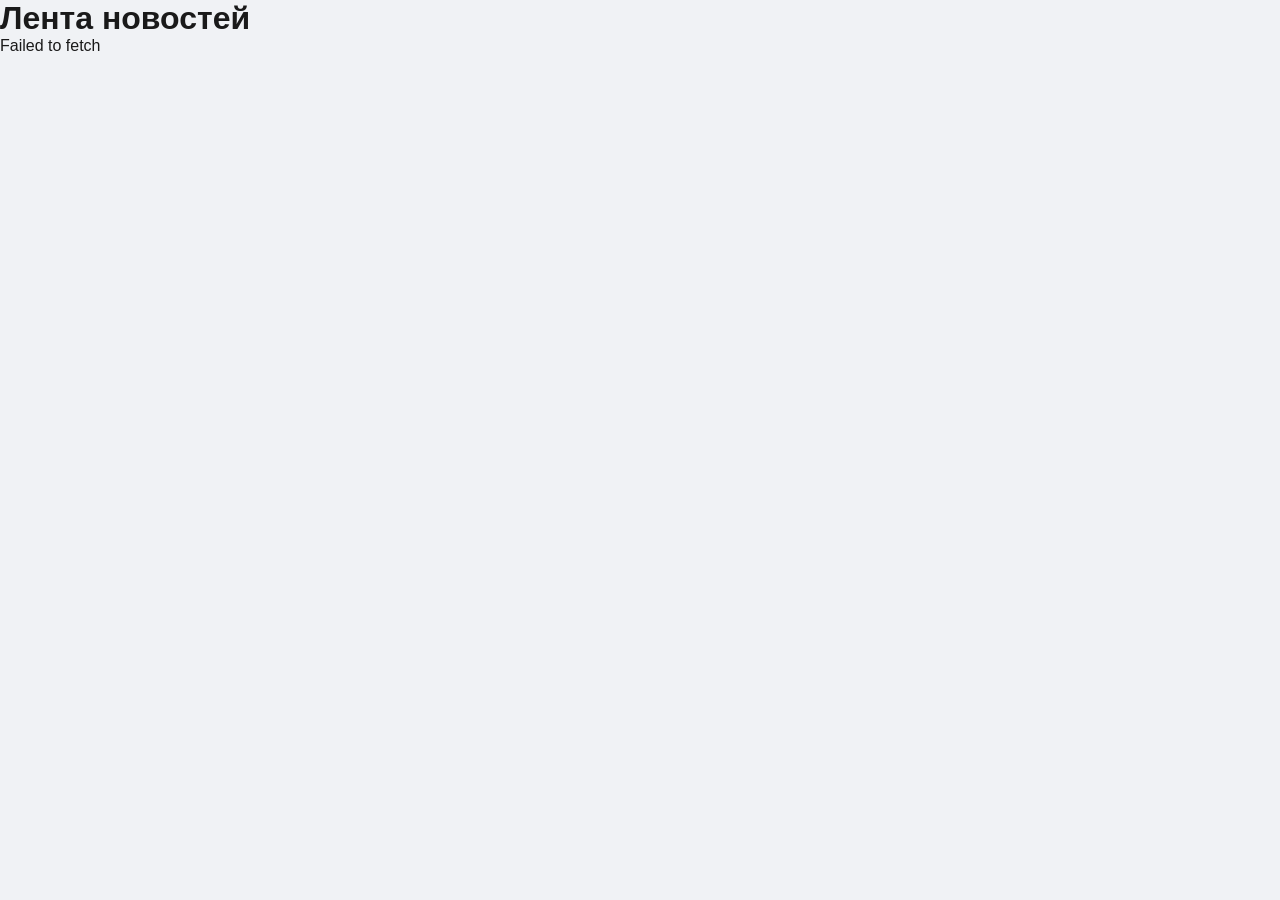
<file: index.html>
<!DOCTYPE html>
<html lang="ru">
<head>
  <meta charset="UTF-8" />
  <meta name="viewport" content="width=device-width, initial-scale=1.0" />
  <title>Лента новостей</title>
  <link rel="stylesheet" href="src/styles.css" />
</head>
<body>
  <header>
    <div class="header-inner">
      <h1>Лента новостей</h1>
    </div>
  </header>

  <main class="container">
    <div id="loader" class="loader">Загрузка...</div>
    <div id="error-msg" class="error hidden"></div>
    <div id="posts-list" class="posts-grid hidden"></div>
    <div id="pagination" class="pagination hidden"></div>
  </main>

  <script src="src/index.js"></script>
</body>
</html>
</file>
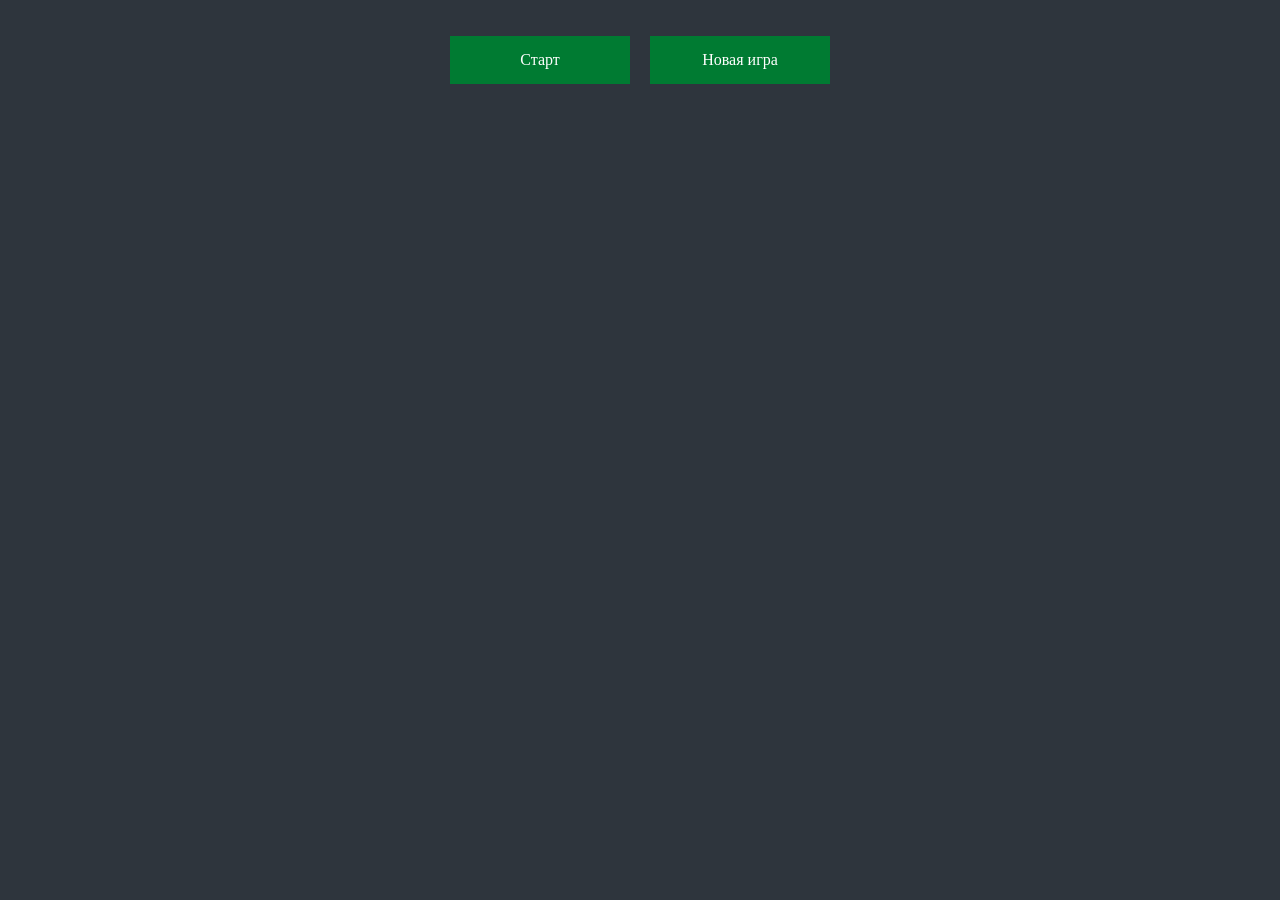
<file: src/index.html>
<!doctype html>
<html lang="ru">
  <head>
      <meta charset="UTF-8">
      <meta name="viewport"
            content="width=device-width, user-scalable=no, initial-scale=1.0, maximum-scale=1.0, minimum-scale=1.0">
      <meta http-equiv="X-UA-Compatible" content="ie=edge">
      <title>Document</title>
      <link rel="stylesheet" href="style/index.css">
  </head>
  <body>
      <main>
          <div id="game-wrap">
            <table id="game"></table>
          </div>
          <div id="menu">
            <div id="playButton" class="menuButton">Старт</div>
            <div id="newGameButton" class="menuButton">Новая игра</div>
          </div>
      </main>

      <script src="./index.js"></script>
  </body>
</html>
</file>
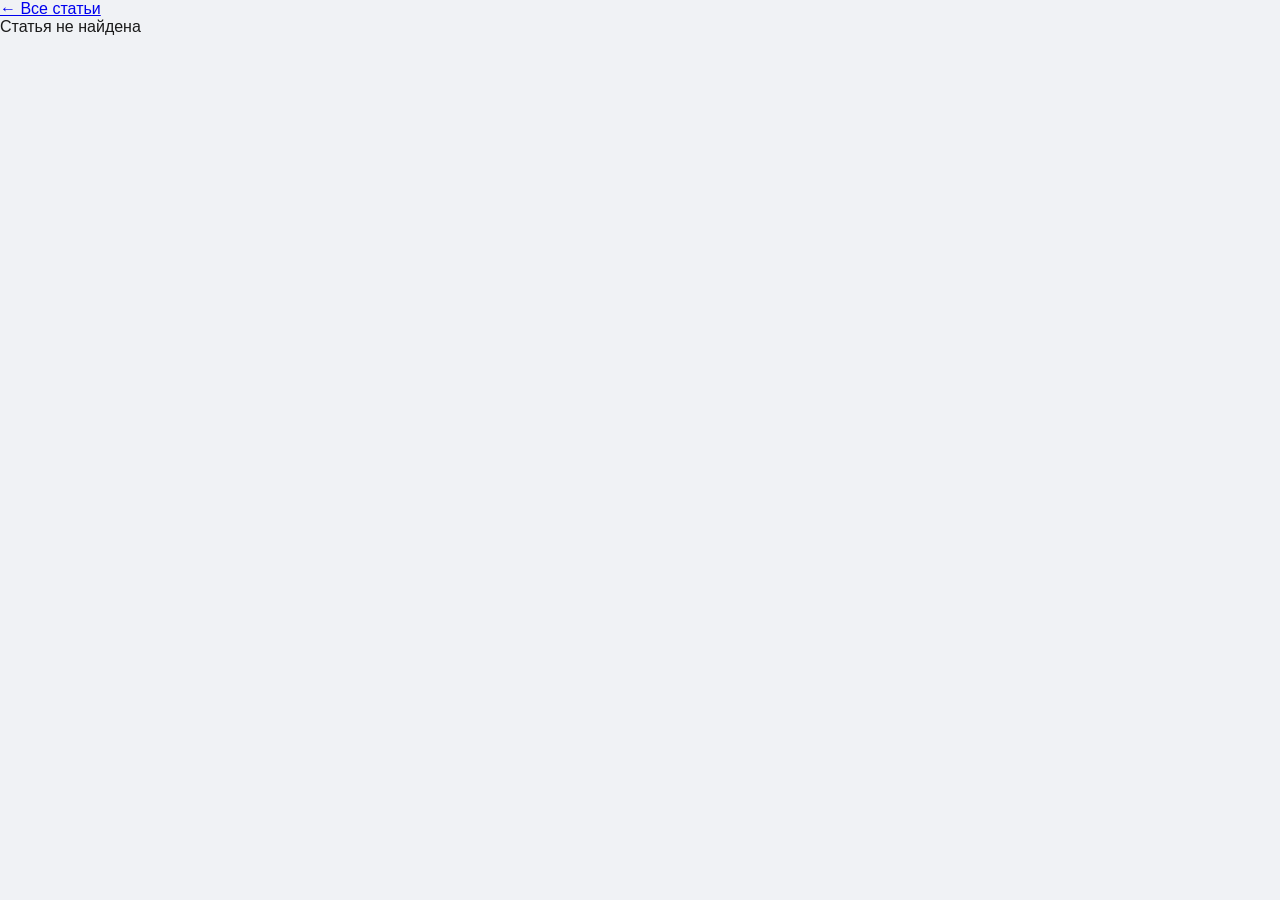
<file: article.html>
<!DOCTYPE html>
<html lang="ru">
<head>
  <meta charset="UTF-8" />
  <meta name="viewport" content="width=device-width, initial-scale=1.0" />
  <title>Статья</title>
  <link rel="stylesheet" href="src/styles.css" />
</head>
<body>
  <header>
    <div class="header-inner">
      <a href="index.html" class="back-link">&#8592; Все статьи</a>
    </div>
  </header>

  <main class="container article-container">
    <div id="loader" class="loader">Загрузка...</div>
    <div id="error-msg" class="error hidden"></div>
    <div id="article-content" class="hidden"></div>
    <div id="comments-section" class="hidden"></div>
  </main>

  <script src="src/article.js"></script>
</body>
</html>
</file>
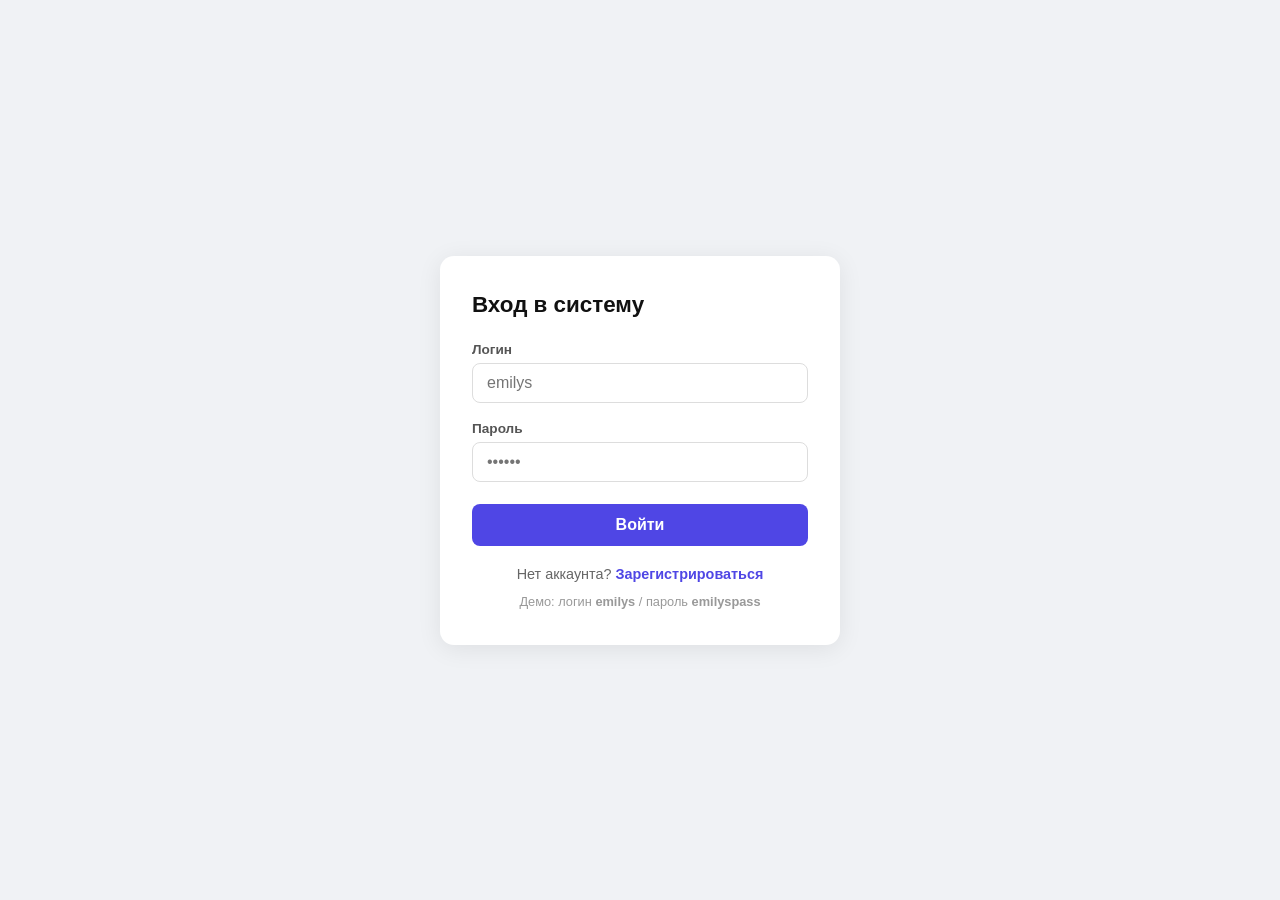
<file: login.html>
<!DOCTYPE html>
<html lang="ru">
<head>
  <meta charset="UTF-8" />
  <meta name="viewport" content="width=device-width, initial-scale=1.0" />
  <title>Вход</title>
  <link rel="stylesheet" href="src/styles.css" />
</head>
<body class="auth-page">
  <div class="auth-card">
    <h1>Вход в систему</h1>

    <form id="login-form" novalidate>
      <div class="field">
        <label for="username">Логин</label>
        <input id="username" type="text" placeholder="emilys" autocomplete="username" />
        <span class="field-error" id="err-username"></span>
      </div>
      <div class="field">
        <label for="password">Пароль</label>
        <input id="password" type="password" placeholder="••••••" autocomplete="current-password" />
        <span class="field-error" id="err-password"></span>
      </div>
      <div class="form-error hidden" id="form-error"></div>
      <button type="submit" id="submit-btn">Войти</button>
    </form>

    <p class="auth-link">Нет аккаунта? <a href="register.html">Зарегистрироваться</a></p>
    <p class="hint">Демо: логин <strong>emilys</strong> / пароль <strong>emilyspass</strong></p>
  </div>

  <script type="module" src="src/pages/login.js"></script>
</body>
</html>
</file>
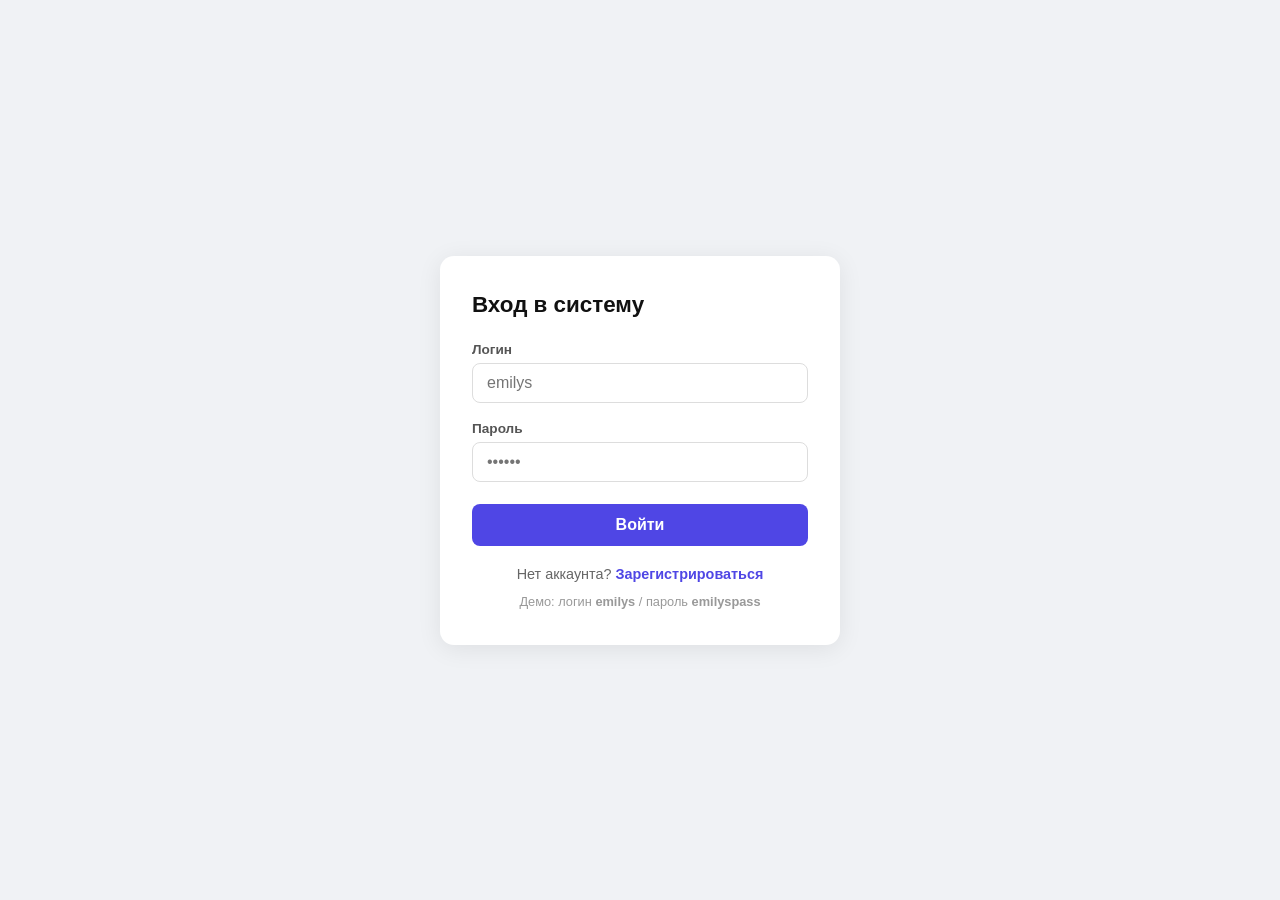
<file: profile.html>
<!DOCTYPE html>
<html lang="ru">
<head>
  <meta charset="UTF-8" />
  <meta name="viewport" content="width=device-width, initial-scale=1.0" />
  <title>Профиль</title>
  <link rel="stylesheet" href="src/styles.css" />
</head>
<body>
  <nav class="navbar">
    <span class="nav-brand">Профиль</span>
    <div class="nav-links">
      <a href="todos.html">Задачи</a>
      <button id="logout-btn" class="btn-link">Выйти</button>
    </div>
  </nav>

  <main class="page-container">
    <div id="loader" class="loader">Загрузка...</div>
    <div id="profile-card" class="profile-card hidden"></div>
  </main>

  <script type="module" src="src/pages/profile.js"></script>
</body>
</html>
</file>
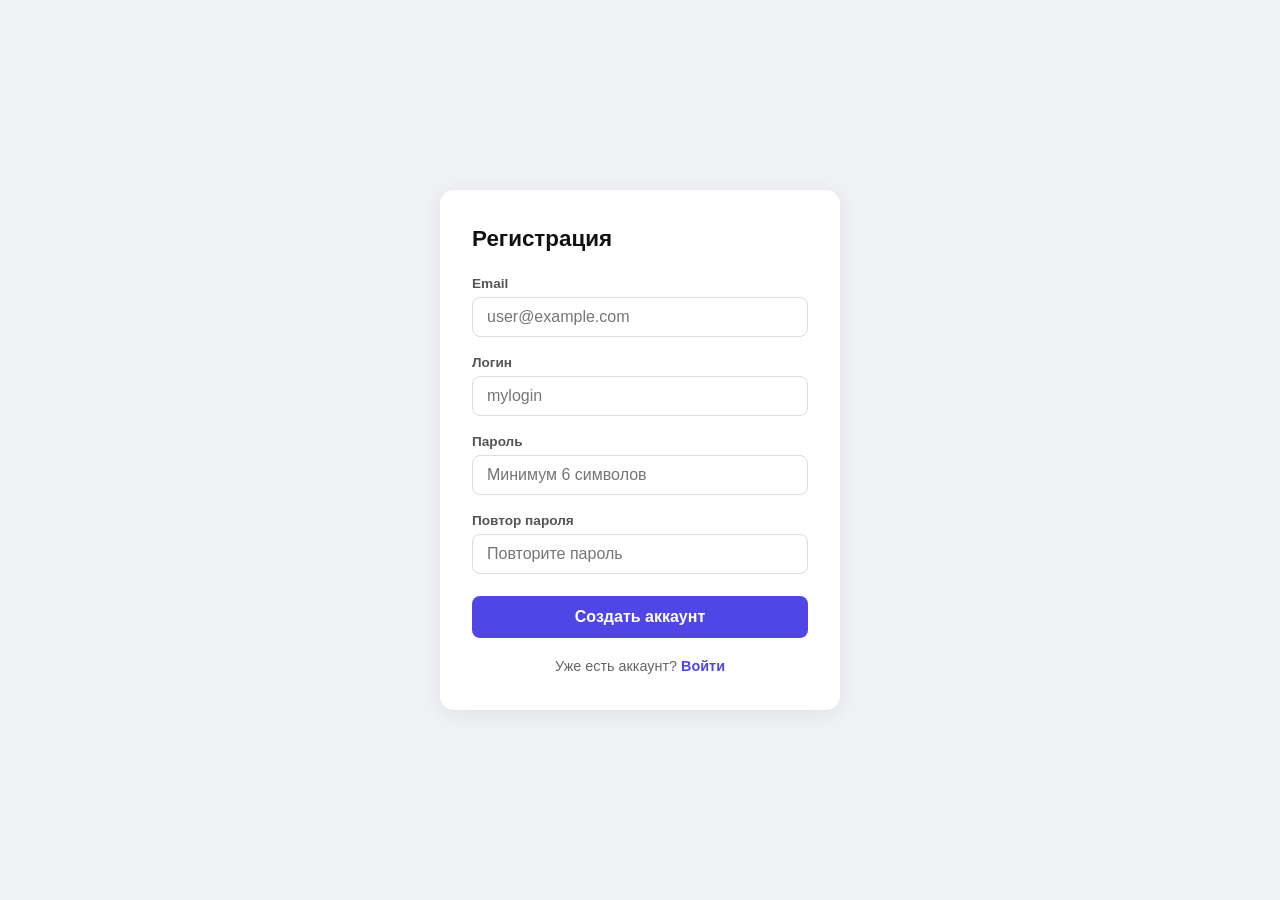
<file: register.html>
<!DOCTYPE html>
<html lang="ru">
<head>
  <meta charset="UTF-8" />
  <meta name="viewport" content="width=device-width, initial-scale=1.0" />
  <title>Регистрация</title>
  <link rel="stylesheet" href="src/styles.css" />
</head>
<body class="auth-page">
  <div class="auth-card">
    <h1>Регистрация</h1>

    <form id="reg-form" novalidate>
      <div class="field">
        <label for="email">Email</label>
        <input id="email" type="email" placeholder="user@example.com" autocomplete="email" />
        <span class="field-error" id="err-email"></span>
      </div>
      <div class="field">
        <label for="username">Логин</label>
        <input id="username" type="text" placeholder="mylogin" autocomplete="username" />
        <span class="field-error" id="err-username"></span>
      </div>
      <div class="field">
        <label for="password">Пароль</label>
        <input id="password" type="password" placeholder="Минимум 6 символов" autocomplete="new-password" />
        <span class="field-error" id="err-password"></span>
      </div>
      <div class="field">
        <label for="confirm">Повтор пароля</label>
        <input id="confirm" type="password" placeholder="Повторите пароль" autocomplete="new-password" />
        <span class="field-error" id="err-confirm"></span>
      </div>
      <div class="form-error hidden" id="form-error"></div>
      <button type="submit" id="submit-btn">Создать аккаунт</button>
    </form>

    <p class="auth-link">Уже есть аккаунт? <a href="login.html">Войти</a></p>
  </div>

  <script type="module" src="src/pages/register.js"></script>
</body>
</html>
</file>
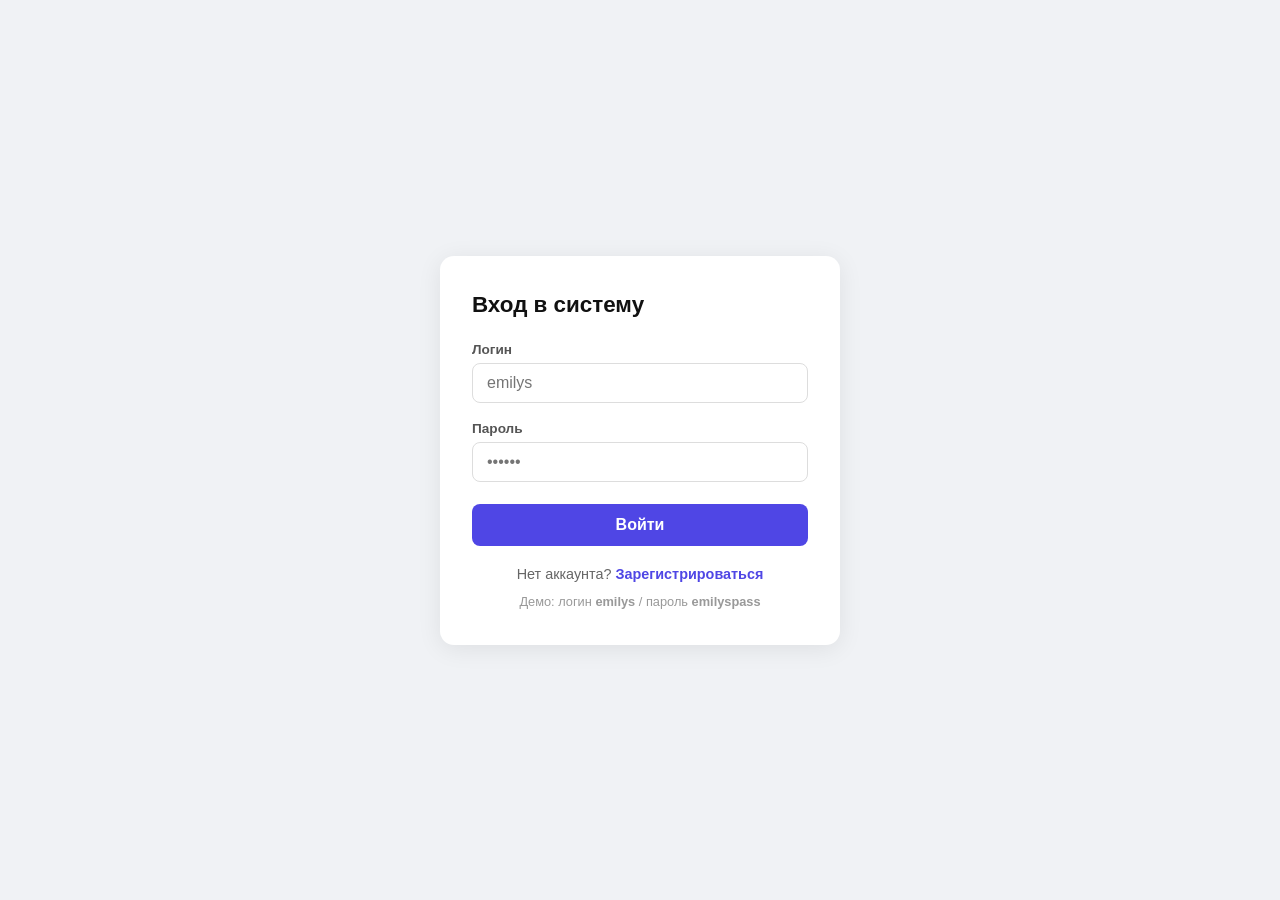
<file: todos.html>
<!DOCTYPE html>
<html lang="ru">
<head>
  <meta charset="UTF-8" />
  <meta name="viewport" content="width=device-width, initial-scale=1.0" />
  <title>Мои задачи</title>
  <link rel="stylesheet" href="src/styles.css" />
</head>
<body>
  <nav class="navbar">
    <span class="nav-brand">Задачи</span>
    <div class="nav-links">
      <a href="profile.html">Профиль</a>
      <button id="logout-btn" class="btn-link">Выйти</button>
    </div>
  </nav>

  <main class="page-container">
    <div class="add-form">
      <input id="new-task" type="text" placeholder="Новая задача..." />
      <button id="add-btn">Добавить</button>
    </div>

    <div id="loader" class="loader">Загрузка задач...</div>
    <ul id="todo-list" class="todo-list hidden"></ul>
  </main>

  <script type="module" src="src/pages/todos.js"></script>
</body>
</html>
</file>
<file: src/styles.css>
* { box-sizing: border-box; margin: 0; padding: 0; }

body {
  font-family: 'Segoe UI', sans-serif;
  background: #f0f2f5;
  color: #1a1a1a;
  min-height: 100vh;
}

/* ===== AUTH ===== */
.auth-page {
  display: flex;
  justify-content: center;
  align-items: center;
  padding: 24px;
}

.auth-card {
  background: #fff;
  border-radius: 14px;
  padding: 36px 32px;
  width: 100%;
  max-width: 400px;
  box-shadow: 0 4px 24px rgba(0,0,0,0.08);
}

.auth-card h1 { font-size: 1.4rem; margin-bottom: 24px; color: #111; }

.field { margin-bottom: 18px; }
.field label { display: block; font-size: 0.85rem; font-weight: 600; color: #555; margin-bottom: 6px; }
.field input {
  width: 100%;
  padding: 10px 14px;
  border: 1.5px solid #ddd;
  border-radius: 8px;
  font-size: 1rem;
  outline: none;
  transition: border-color 0.2s;
}
.field input:focus { border-color: #4f46e5; }
.field input.invalid { border-color: #e53e3e; }
.field-error { font-size: 0.8rem; color: #e53e3e; margin-top: 4px; display: block; }

.form-error {
  background: #fde8e8;
  border-radius: 8px;
  padding: 10px 14px;
  color: #c0392b;
  font-size: 0.9rem;
  margin-bottom: 14px;
}

button[type="submit"], .auth-card button {
  width: 100%;
  padding: 12px;
  background: #4f46e5;
  color: #fff;
  border: none;
  border-radius: 8px;
  font-size: 1rem;
  font-weight: 600;
  cursor: pointer;
  transition: background 0.2s;
  margin-top: 4px;
}
button[type="submit"]:hover { background: #4338ca; }
button:disabled { opacity: 0.6; cursor: not-allowed; }

.auth-link { text-align: center; font-size: 0.9rem; color: #666; margin-top: 20px; }
.auth-link a { color: #4f46e5; text-decoration: none; font-weight: 600; }
.hint { text-align: center; font-size: 0.8rem; color: #999; margin-top: 12px; }

/* ===== NAVBAR ===== */
.navbar {
  background: #4f46e5;
  color: #fff;
  padding: 0 24px;
  height: 56px;
  display: flex;
  align-items: center;
  justify-content: space-between;
}

.nav-brand { font-weight: 700; font-size: 1.1rem; }
.nav-links { display: flex; gap: 20px; align-items: center; }
.nav-links a { color: rgba(255,255,255,0.85); text-decoration: none; font-size: 0.95rem; }
.nav-links a:hover { color: #fff; }

.btn-link {
  background: none;
  border: none;
  color: rgba(255,255,255,0.85);
  cursor: pointer;
  font-size: 0.95rem;
  padding: 0;
}
.btn-link:hover { color: #fff; }

/* ===== PAGE ===== */
.page-container {
  max-width: 640px;
  margin: 32px auto;
  padding: 0 16px;
}

.loader { text-align: center; padding: 48px; color: #888; }

/* ===== ADD FORM ===== */
.add-form { display: flex; gap: 10px; margin-bottom: 24px; }
.add-form input {
  flex: 1;
  padding: 10px 14px;
  border: 1.5px solid #ddd;
  border-radius: 8px;
  font-size: 1rem;
  outline: none;
  transition: border-color 0.2s;
}
.add-form input:focus { border-color: #4f46e5; }
.add-form button {
  padding: 10px 20px;
  background: #4f46e5;
  color: #fff;
  border: none;
  border-radius: 8px;
  font-size: 0.95rem;
  font-weight: 600;
  cursor: pointer;
  width: auto;
}
.add-form button:hover { background: #4338ca; }

/* ===== TODO LIST ===== */
.todo-list { list-style: none; display: flex; flex-direction: column; gap: 10px; }

.todo-item {
  display: flex;
  align-items: center;
  gap: 12px;
  background: #fff;
  border-radius: 10px;
  padding: 14px 16px;
  box-shadow: 0 1px 4px rgba(0,0,0,0.06);
  transition: opacity 0.2s;
}

.todo-item.done { opacity: 0.55; }
.todo-item.done .todo-text { text-decoration: line-through; color: #aaa; }

.todo-check {
  width: 18px;
  height: 18px;
  accent-color: #4f46e5;
  cursor: pointer;
  flex-shrink: 0;
}

.todo-text { flex: 1; font-size: 0.95rem; color: #222; }

.todo-delete {
  background: none;
  border: none;
  color: #ccc;
  cursor: pointer;
  font-size: 1rem;
  padding: 2px 6px;
  border-radius: 4px;
  transition: color 0.15s, background 0.15s;
  width: auto;
}
.todo-delete:hover { color: #e53e3e; background: #fde8e8; }

/* ===== PROFILE ===== */
.profile-card {
  background: #fff;
  border-radius: 14px;
  padding: 36px;
  text-align: center;
  box-shadow: 0 4px 16px rgba(0,0,0,0.07);
}

.avatar {
  width: 72px;
  height: 72px;
  border-radius: 50%;
  background: #4f46e5;
  color: #fff;
  display: flex;
  align-items: center;
  justify-content: center;
  font-size: 1.6rem;
  font-weight: 700;
  margin: 0 auto 16px;
}

.profile-card h2 { font-size: 1.3rem; margin-bottom: 20px; }

.profile-field {
  text-align: left;
  padding: 10px 0;
  border-bottom: 1px solid #f0f0f0;
  font-size: 0.95rem;
  color: #555;
}
.profile-field span { font-weight: 600; color: #222; margin-right: 8px; }

.hidden { display: none; }
</file>
<file: src/style/index.css>
@import "snake.css";
</file>
